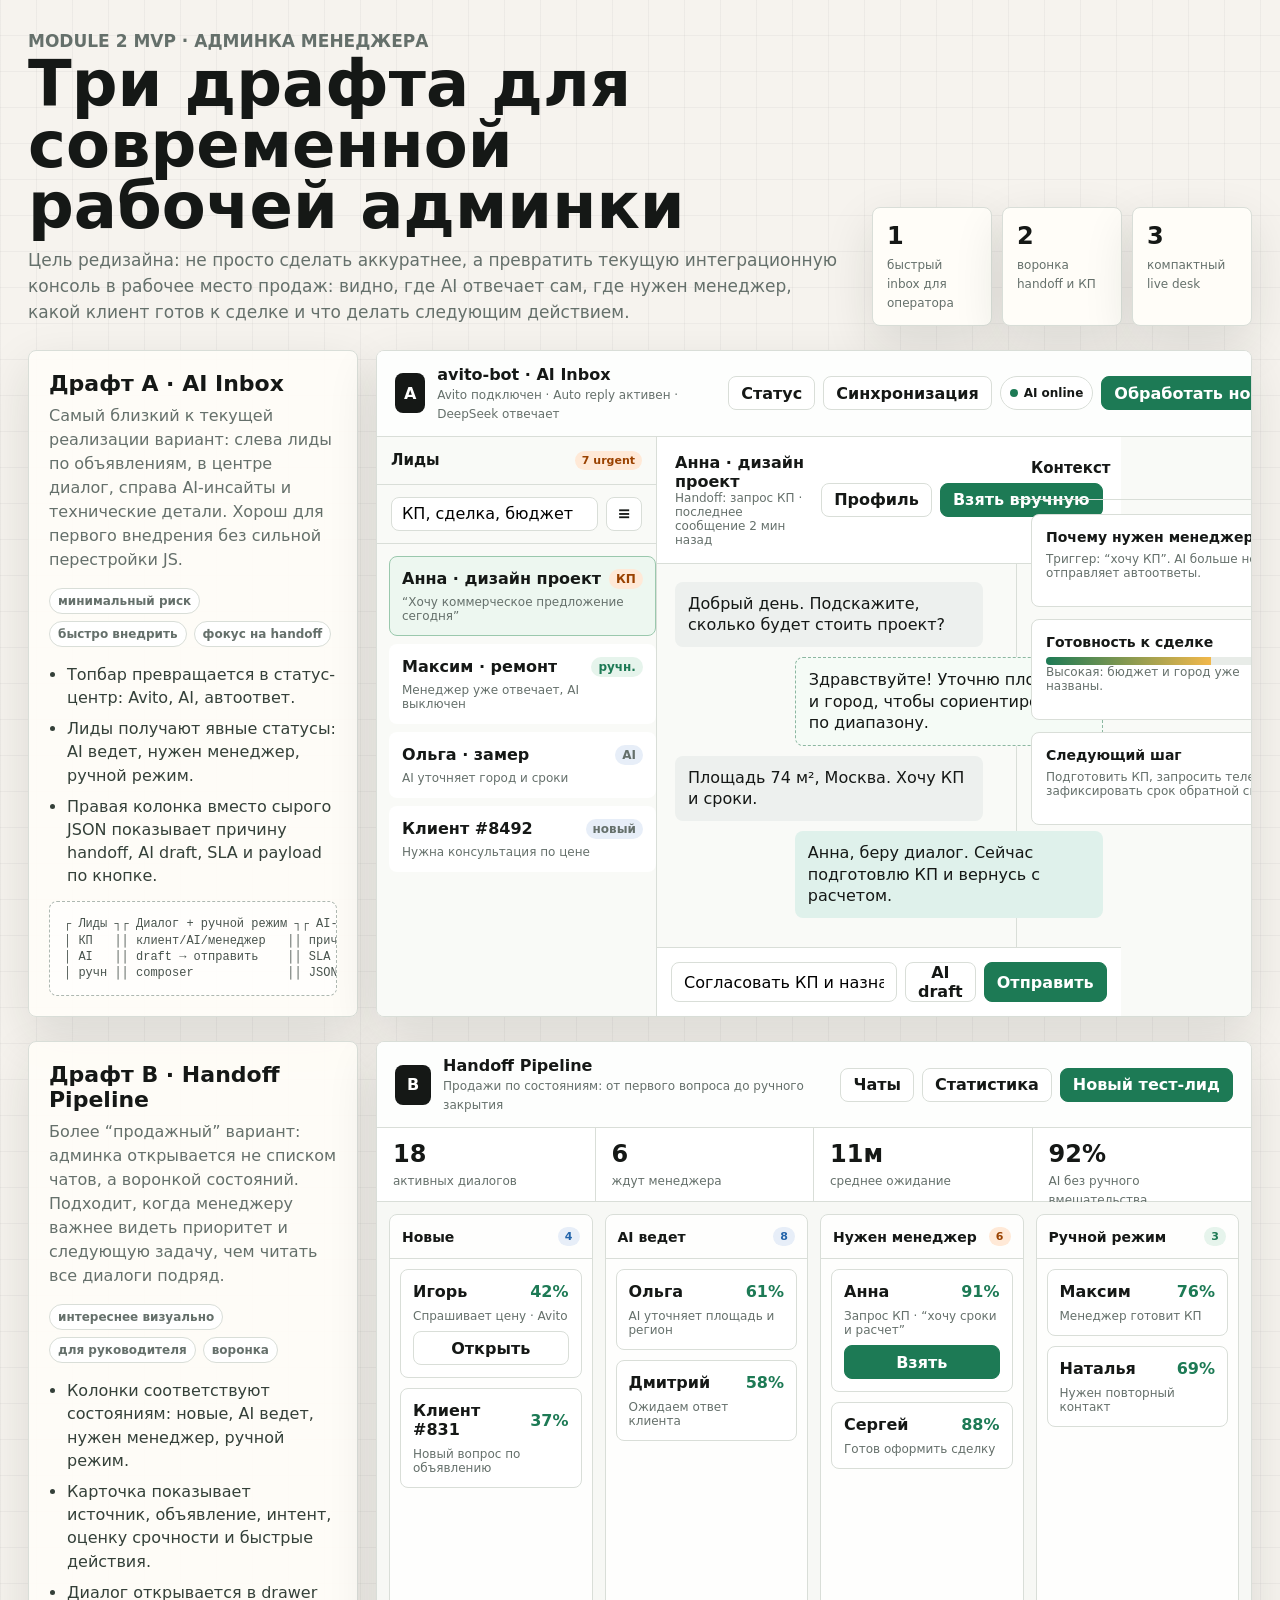
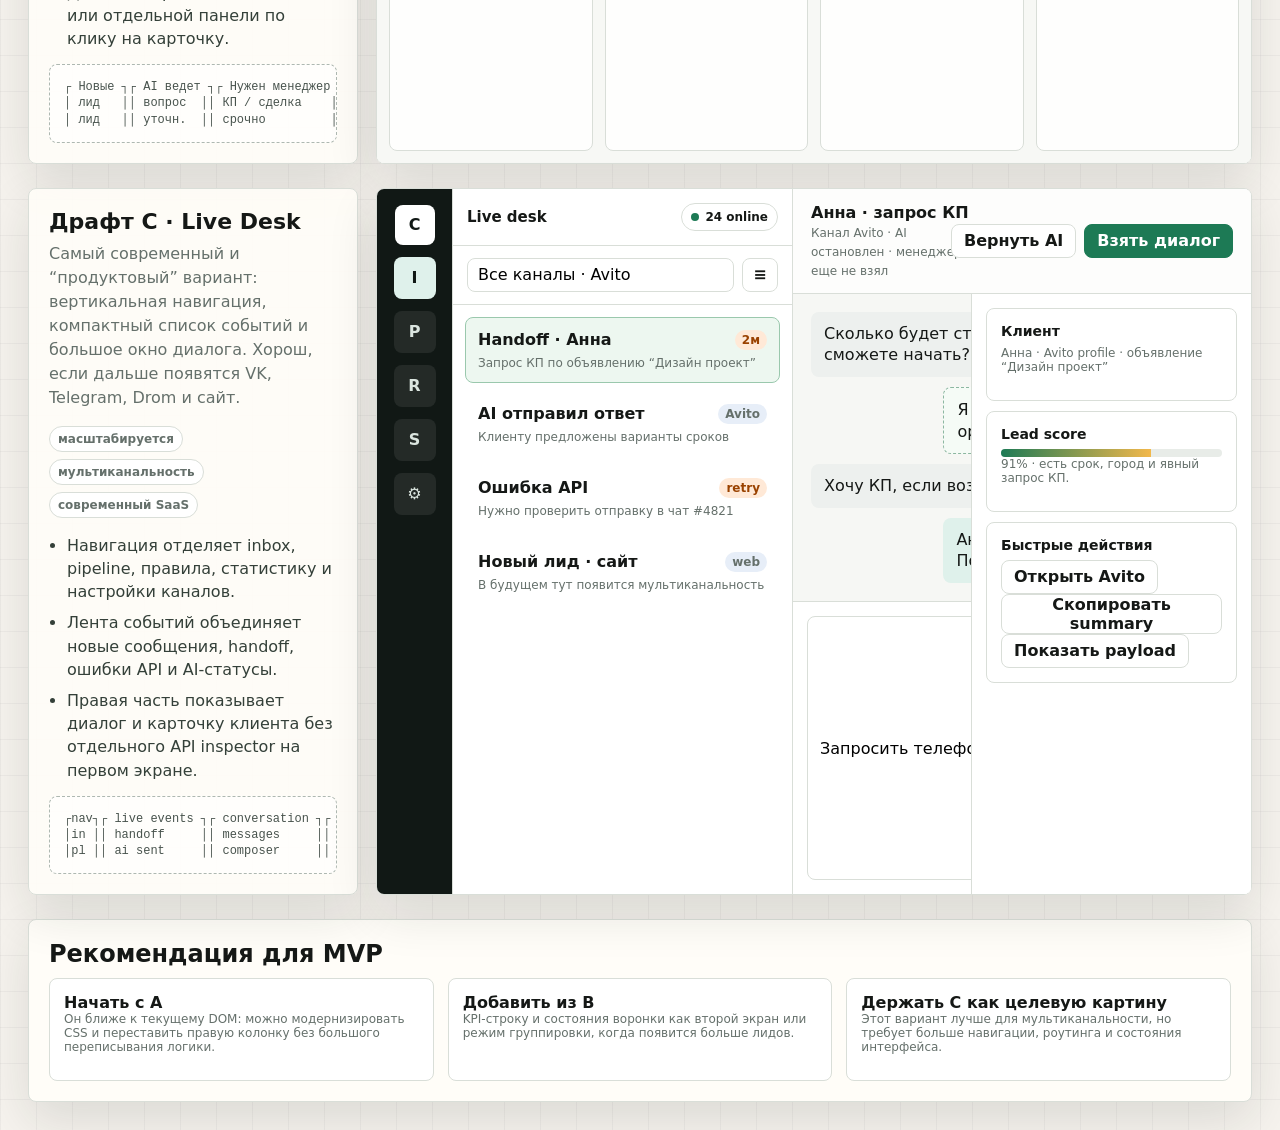
<file: docs/admin-ui-drafts.html>
<!doctype html>
<html lang="ru">
  <head>
    <meta charset="utf-8" />
    <meta name="viewport" content="width=device-width, initial-scale=1" />
    <title>avito-bot admin UI drafts</title>
    <style>
      :root {
        color-scheme: light;
        --bg: #f6f3ee;
        --ink: #151816;
        --muted: #65706b;
        --line: #d9ded8;
        --paper: #fffdf8;
        --soft: #eef4ef;
        --green: #1d7a55;
        --blue: #2364aa;
        --red: #c4473d;
        --yellow: #f2b84b;
        --violet: #6a5acd;
        --shadow: 0 18px 50px rgba(24, 30, 27, 0.12);
      }

      * {
        box-sizing: border-box;
      }

      body {
        margin: 0;
        min-width: 320px;
        background:
          linear-gradient(90deg, rgba(21, 24, 22, 0.04) 1px, transparent 1px),
          linear-gradient(0deg, rgba(21, 24, 22, 0.04) 1px, transparent 1px),
          var(--bg);
        background-size: 36px 36px;
        color: var(--ink);
        font-family:
          Inter, ui-sans-serif, system-ui, -apple-system, BlinkMacSystemFont,
          "Segoe UI", sans-serif;
      }

      button,
      input {
        font: inherit;
      }

      .page {
        width: min(1440px, 100%);
        margin: 0 auto;
        padding: 28px;
      }

      .hero {
        display: grid;
        grid-template-columns: minmax(0, 1fr) auto;
        align-items: end;
        gap: 28px;
        margin-bottom: 24px;
      }

      .eyebrow {
        margin: 0 0 8px;
        color: var(--green);
        font-size: 13px;
        font-weight: 800;
        text-transform: uppercase;
      }

      h1,
      h2,
      h3,
      p {
        margin-top: 0;
      }

      h1 {
        max-width: 820px;
        margin-bottom: 10px;
        font-size: clamp(34px, 5vw, 72px);
        line-height: 0.95;
        letter-spacing: 0;
      }

      .hero p {
        max-width: 820px;
        margin-bottom: 0;
        color: var(--muted);
        font-size: 17px;
        line-height: 1.55;
      }

      .hero-metrics {
        display: grid;
        grid-template-columns: repeat(3, 120px);
        gap: 10px;
      }

      .metric {
        min-height: 86px;
        padding: 14px;
        border: 1px solid var(--line);
        border-radius: 8px;
        background: var(--paper);
        box-shadow: var(--shadow);
      }

      .metric strong {
        display: block;
        margin-bottom: 4px;
        font-size: 24px;
      }

      .metric span {
        color: var(--muted);
        font-size: 12px;
        line-height: 1.25;
      }

      .board {
        display: grid;
        gap: 24px;
      }

      .draft {
        display: grid;
        grid-template-columns: 330px minmax(0, 1fr);
        gap: 18px;
        align-items: stretch;
      }

      .brief,
      .mock {
        border: 1px solid var(--line);
        border-radius: 8px;
        background: rgba(255, 253, 248, 0.92);
        box-shadow: var(--shadow);
      }

      .brief {
        padding: 20px;
      }

      .brief h2 {
        margin-bottom: 8px;
        font-size: 22px;
      }

      .brief p {
        color: var(--muted);
        line-height: 1.5;
      }

      .tags {
        display: flex;
        flex-wrap: wrap;
        gap: 7px;
        margin: 16px 0;
      }

      .tag {
        padding: 5px 8px;
        border: 1px solid var(--line);
        border-radius: 999px;
        background: #ffffff;
        color: var(--muted);
        font-size: 12px;
        font-weight: 700;
      }

      .brief ul {
        display: grid;
        gap: 8px;
        margin: 0;
        padding-left: 18px;
        color: #344039;
        line-height: 1.45;
      }

      .mock {
        min-height: 590px;
        overflow: hidden;
      }

      .shell {
        height: 100%;
        min-height: 590px;
        display: grid;
        background: #f9faf7;
      }

      .top {
        display: grid;
        grid-template-columns: minmax(0, 1fr) auto;
        align-items: center;
        gap: 14px;
        min-height: 70px;
        padding: 14px 18px;
        border-bottom: 1px solid var(--line);
        background: rgba(255, 255, 255, 0.78);
      }

      .brand {
        display: flex;
        align-items: center;
        gap: 12px;
        min-width: 0;
      }

      .mark {
        width: 40px;
        height: 40px;
        display: grid;
        place-items: center;
        border-radius: 8px;
        background: var(--ink);
        color: #fff;
        font-weight: 900;
      }

      .brand strong,
      .row strong {
        display: block;
        overflow: hidden;
        text-overflow: ellipsis;
        white-space: nowrap;
      }

      .brand span,
      .row span,
      .tiny {
        color: var(--muted);
        font-size: 12px;
      }

      .actions {
        display: flex;
        flex-wrap: wrap;
        justify-content: flex-end;
        gap: 8px;
      }

      .icon-btn,
      .primary,
      .ghost,
      .pill {
        min-height: 34px;
        border: 1px solid var(--line);
        border-radius: 8px;
        background: #fff;
        color: var(--ink);
        font-weight: 800;
      }

      .icon-btn {
        width: 36px;
        padding: 0;
      }

      .primary {
        padding: 0 12px;
        border-color: var(--green);
        background: var(--green);
        color: #fff;
      }

      .ghost {
        padding: 0 12px;
      }

      .pill {
        display: inline-flex;
        align-items: center;
        gap: 6px;
        min-height: 28px;
        padding: 0 9px;
        border-radius: 999px;
        font-size: 12px;
      }

      .dot {
        width: 8px;
        height: 8px;
        border-radius: 50%;
        background: var(--green);
      }

      .layout-a {
        grid-template-rows: auto 1fr;
      }

      .grid-a {
        display: grid;
        grid-template-columns: 280px minmax(360px, 1fr) 300px;
        min-height: 0;
      }

      .rail,
      .center,
      .side {
        min-width: 0;
        min-height: 0;
        border-right: 1px solid var(--line);
      }

      .side {
        border-right: 0;
      }

      .section-head {
        display: flex;
        align-items: center;
        justify-content: space-between;
        gap: 10px;
        padding: 14px;
        border-bottom: 1px solid var(--line);
      }

      .section-head h3 {
        margin: 0;
        font-size: 15px;
      }

      .filter {
        display: grid;
        grid-template-columns: 1fr auto;
        gap: 8px;
        padding: 12px 14px;
        border-bottom: 1px solid var(--line);
      }

      .filter input {
        width: 100%;
        min-height: 34px;
        border: 1px solid var(--line);
        border-radius: 8px;
        padding: 0 10px;
        background: #fff;
      }

      .lead-list {
        display: grid;
        gap: 8px;
        padding: 12px;
      }

      .row {
        display: grid;
        gap: 6px;
        padding: 12px;
        border: 1px solid transparent;
        border-radius: 8px;
        background: #fff;
      }

      .row.active {
        border-color: #9ac8ad;
        background: #edf7f0;
      }

      .row-top {
        display: flex;
        align-items: center;
        justify-content: space-between;
        gap: 8px;
      }

      .badge {
        flex: 0 0 auto;
        padding: 3px 7px;
        border-radius: 999px;
        background: #e7eef8;
        color: var(--blue);
        font-size: 11px;
        font-weight: 900;
      }

      .badge.hot {
        background: #ffe9d7;
        color: #9a4200;
      }

      .badge.manual {
        background: #e6f4ec;
        color: var(--green);
      }

      .chat {
        display: grid;
        grid-template-rows: auto 1fr auto;
        min-height: 100%;
      }

      .chat-head {
        display: grid;
        grid-template-columns: minmax(0, 1fr) auto;
        align-items: center;
        gap: 12px;
        padding: 16px 18px;
        border-bottom: 1px solid var(--line);
        background: #fff;
      }

      .timeline {
        display: grid;
        align-content: start;
        gap: 10px;
        padding: 18px;
        overflow: hidden;
      }

      .bubble {
        max-width: 72%;
        padding: 11px 13px;
        border-radius: 8px;
        background: #edf0ee;
        line-height: 1.35;
      }

      .bubble.out {
        justify-self: end;
        background: #dff1eb;
      }

      .bubble.ai {
        border: 1px dashed #8cb7a1;
        background: #f5fbf6;
      }

      .composer {
        display: grid;
        grid-template-columns: 1fr auto auto;
        gap: 8px;
        padding: 14px;
        border-top: 1px solid var(--line);
        background: #fff;
      }

      .composer input {
        min-height: 38px;
        border: 1px solid var(--line);
        border-radius: 8px;
        padding: 0 12px;
      }

      .stack {
        display: grid;
        gap: 12px;
        padding: 14px;
      }

      .insight {
        padding: 14px;
        border: 1px solid var(--line);
        border-radius: 8px;
        background: #fff;
      }

      .insight h3 {
        margin-bottom: 7px;
        font-size: 14px;
      }

      .progress {
        height: 8px;
        overflow: hidden;
        border-radius: 999px;
        background: #e8ece8;
      }

      .progress i {
        display: block;
        width: 68%;
        height: 100%;
        background: linear-gradient(90deg, var(--green), var(--yellow));
      }

      .layout-b {
        grid-template-rows: auto 74px 1fr;
      }

      .kpi-strip {
        display: grid;
        grid-template-columns: repeat(4, minmax(0, 1fr));
        border-bottom: 1px solid var(--line);
        background: #fff;
      }

      .kpi {
        padding: 12px 16px;
        border-right: 1px solid var(--line);
      }

      .kpi:last-child {
        border-right: 0;
      }

      .kpi strong {
        display: block;
        margin-bottom: 2px;
        font-size: 24px;
      }

      .kanban {
        display: grid;
        grid-template-columns: repeat(4, minmax(160px, 1fr));
        gap: 12px;
        min-height: 0;
        padding: 12px;
        background: #f7f8f5;
      }

      .column {
        min-width: 0;
        overflow: hidden;
        border: 1px solid var(--line);
        border-radius: 8px;
        background: rgba(255, 255, 255, 0.86);
      }

      .column h3 {
        display: flex;
        align-items: center;
        justify-content: space-between;
        gap: 8px;
        margin: 0;
        padding: 12px;
        border-bottom: 1px solid var(--line);
        font-size: 14px;
      }

      .cards {
        display: grid;
        gap: 10px;
        padding: 10px;
      }

      .lead-card {
        display: grid;
        gap: 8px;
        padding: 12px;
        border: 1px solid var(--line);
        border-radius: 8px;
        background: #fff;
      }

      .score {
        display: flex;
        align-items: center;
        justify-content: space-between;
        gap: 8px;
      }

      .score b {
        color: var(--green);
      }

      .layout-c {
        grid-template-columns: 76px 340px minmax(380px, 1fr);
      }

      .navrail {
        display: grid;
        align-content: start;
        justify-items: center;
        gap: 12px;
        padding: 16px 10px;
        border-right: 1px solid var(--line);
        background: #111815;
      }

      .navrail .mark {
        background: #fff;
        color: #111815;
      }

      .navicon {
        width: 42px;
        height: 42px;
        display: grid;
        place-items: center;
        border-radius: 8px;
        color: #dbe5df;
        background: rgba(255, 255, 255, 0.08);
        font-weight: 900;
      }

      .navicon.active {
        background: #dff1eb;
        color: #111815;
      }

      .live-list {
        border-right: 1px solid var(--line);
        background: #fff;
      }

      .live-detail {
        display: grid;
        grid-template-rows: auto 1fr;
        min-width: 0;
        background: #f6f7f4;
      }

      .detail-grid {
        display: grid;
        grid-template-columns: minmax(0, 1fr) 280px;
        min-height: 0;
      }

      .mini-panel {
        display: grid;
        align-content: start;
        gap: 10px;
        padding: 14px;
        border-left: 1px solid var(--line);
        background: #fff;
      }

      .sketch {
        margin-top: 14px;
        padding: 14px;
        border: 1px dashed #aeb8b1;
        border-radius: 8px;
        background: rgba(255, 255, 255, 0.58);
        color: #48534d;
        font-family: "Cascadia Mono", Consolas, monospace;
        font-size: 12px;
        line-height: 1.35;
        white-space: pre;
        overflow: auto;
      }

      .notes {
        margin-top: 24px;
        padding: 20px;
        border: 1px solid var(--line);
        border-radius: 8px;
        background: var(--paper);
        box-shadow: var(--shadow);
      }

      .notes h2 {
        margin-bottom: 10px;
      }

      .notes-grid {
        display: grid;
        grid-template-columns: repeat(3, minmax(0, 1fr));
        gap: 14px;
      }

      .notes-grid div {
        padding: 14px;
        border: 1px solid var(--line);
        border-radius: 8px;
        background: #fff;
      }

      @media (max-width: 1180px) {
        .draft,
        .hero {
          grid-template-columns: 1fr;
        }

        .hero-metrics,
        .notes-grid {
          grid-template-columns: repeat(3, minmax(0, 1fr));
        }

        .grid-a,
        .layout-c,
        .detail-grid {
          grid-template-columns: 1fr;
        }

        .rail,
        .center,
        .live-list,
        .mini-panel {
          border-right: 0;
          border-left: 0;
        }

        .kanban {
          grid-template-columns: repeat(2, minmax(0, 1fr));
        }
      }

      @media (max-width: 760px) {
        .page {
          padding: 16px;
        }

        .hero-metrics,
        .notes-grid,
        .kpi-strip,
        .kanban {
          grid-template-columns: 1fr;
        }

        .top,
        .chat-head,
        .composer {
          grid-template-columns: 1fr;
        }

        .actions {
          justify-content: flex-start;
        }

        .bubble {
          max-width: 92%;
        }
      }
    </style>
  </head>
  <body>
    <main class="page">
      <section class="hero">
        <div>
          <p class="eyebrow">Module 2 MVP · админка менеджера</p>
          <h1>Три драфта для современной рабочей админки</h1>
          <p>
            Цель редизайна: не просто сделать аккуратнее, а превратить текущую
            интеграционную консоль в рабочее место продаж: видно, где AI
            отвечает сам, где нужен менеджер, какой клиент готов к сделке и что
            делать следующим действием.
          </p>
        </div>
        <div class="hero-metrics" aria-label="Фокус редизайна">
          <div class="metric"><strong>1</strong><span>быстрый inbox для оператора</span></div>
          <div class="metric"><strong>2</strong><span>воронка handoff и КП</span></div>
          <div class="metric"><strong>3</strong><span>компактный live desk</span></div>
        </div>
      </section>

      <section class="board">
        <article class="draft">
          <aside class="brief">
            <h2>Драфт A · AI Inbox</h2>
            <p>
              Самый близкий к текущей реализации вариант: слева лиды по
              объявлениям, в центре диалог, справа AI-инсайты и технические
              детали. Хорош для первого внедрения без сильной перестройки JS.
            </p>
            <div class="tags">
              <span class="tag">минимальный риск</span>
              <span class="tag">быстро внедрить</span>
              <span class="tag">фокус на handoff</span>
            </div>
            <ul>
              <li>Топбар превращается в статус-центр: Avito, AI, автоответ.</li>
              <li>Лиды получают явные статусы: AI ведет, нужен менеджер, ручной режим.</li>
              <li>Правая колонка вместо сырого JSON показывает причину handoff, AI draft, SLA и payload по кнопке.</li>
            </ul>
            <div class="sketch">┌ Лиды ┐┌ Диалог + ручной режим ┐┌ AI-инсайты ┐
│ КП   ││ клиент/AI/менеджер   ││ причина   │
│ AI   ││ draft → отправить    ││ SLA       │
│ ручн ││ composer             ││ JSON      │</div>
          </aside>
          <div class="mock">
            <div class="shell layout-a">
              <div class="top">
                <div class="brand">
                  <div class="mark">A</div>
                  <div>
                    <strong>avito-bot · AI Inbox</strong>
                    <span>Avito подключен · Auto reply активен · DeepSeek отвечает</span>
                  </div>
                </div>
                <div class="actions">
                  <button class="ghost">Статус</button>
                  <button class="ghost">Синхронизация</button>
                  <span class="pill"><i class="dot"></i> AI online</span>
                  <button class="primary">Обработать новые</button>
                </div>
              </div>
              <div class="grid-a">
                <aside class="rail">
                  <div class="section-head">
                    <h3>Лиды</h3>
                    <span class="badge hot">7 urgent</span>
                  </div>
                  <div class="filter">
                    <input value="КП, сделка, бюджет" aria-label="Фильтр лидов" />
                    <button class="icon-btn" aria-label="Фильтры">≡</button>
                  </div>
                  <div class="lead-list">
                    <div class="row active">
                      <div class="row-top"><strong>Анна · дизайн проект</strong><span class="badge hot">КП</span></div>
                      <span>“Хочу коммерческое предложение сегодня”</span>
                    </div>
                    <div class="row">
                      <div class="row-top"><strong>Максим · ремонт</strong><span class="badge manual">ручн.</span></div>
                      <span>Менеджер уже отвечает, AI выключен</span>
                    </div>
                    <div class="row">
                      <div class="row-top"><strong>Ольга · замер</strong><span class="badge">AI</span></div>
                      <span>AI уточняет город и сроки</span>
                    </div>
                    <div class="row">
                      <div class="row-top"><strong>Клиент #8492</strong><span class="badge">новый</span></div>
                      <span>Нужна консультация по цене</span>
                    </div>
                  </div>
                </aside>
                <section class="center chat">
                  <div class="chat-head">
                    <div>
                      <strong>Анна · дизайн проект</strong>
                      <div class="tiny">Handoff: запрос КП · последнее сообщение 2 мин назад</div>
                    </div>
                    <div class="actions">
                      <button class="ghost">Профиль</button>
                      <button class="primary">Взять вручную</button>
                    </div>
                  </div>
                  <div class="timeline">
                    <div class="bubble">Добрый день. Подскажите, сколько будет стоить проект?</div>
                    <div class="bubble out ai">Здравствуйте! Уточню площадь и город, чтобы сориентировать по диапазону.</div>
                    <div class="bubble">Площадь 74 м², Москва. Хочу КП и сроки.</div>
                    <div class="bubble out">Анна, беру диалог. Сейчас подготовлю КП и вернусь с расчетом.</div>
                  </div>
                  <div class="composer">
                    <input value="Согласовать КП и назначить звонок" aria-label="Сообщение" />
                    <button class="ghost">AI draft</button>
                    <button class="primary">Отправить</button>
                  </div>
                </section>
                <aside class="side">
                  <div class="section-head">
                    <h3>Контекст</h3>
                    <button class="icon-btn" aria-label="Payload">⌘</button>
                  </div>
                  <div class="stack">
                    <div class="insight">
                      <h3>Почему нужен менеджер</h3>
                      <p class="tiny">Триггер: “хочу КП”. AI больше не отправляет автоответы.</p>
                    </div>
                    <div class="insight">
                      <h3>Готовность к сделке</h3>
                      <div class="progress"><i></i></div>
                      <p class="tiny">Высокая: бюджет и город уже названы.</p>
                    </div>
                    <div class="insight">
                      <h3>Следующий шаг</h3>
                      <p class="tiny">Подготовить КП, запросить телефон, зафиксировать срок обратной связи.</p>
                    </div>
                  </div>
                </aside>
              </div>
            </div>
          </div>
        </article>

        <article class="draft">
          <aside class="brief">
            <h2>Драфт B · Handoff Pipeline</h2>
            <p>
              Более “продажный” вариант: админка открывается не списком чатов,
              а воронкой состояний. Подходит, когда менеджеру важнее видеть
              приоритет и следующую задачу, чем читать все диалоги подряд.
            </p>
            <div class="tags">
              <span class="tag">интереснее визуально</span>
              <span class="tag">для руководителя</span>
              <span class="tag">воронка</span>
            </div>
            <ul>
              <li>Колонки соответствуют состояниям: новые, AI ведет, нужен менеджер, ручной режим.</li>
              <li>Карточка показывает источник, объявление, интент, оценку срочности и быстрые действия.</li>
              <li>Диалог открывается в drawer или отдельной панели по клику на карточку.</li>
            </ul>
            <div class="sketch">┌ Новые ┐┌ AI ведет ┐┌ Нужен менеджер ┐┌ Ручной ┐
│ лид   ││ вопрос  ││ КП / сделка    ││ ответ │
│ лид   ││ уточн.  ││ срочно         ││ звонок│</div>
          </aside>
          <div class="mock">
            <div class="shell layout-b">
              <div class="top">
                <div class="brand">
                  <div class="mark">B</div>
                  <div>
                    <strong>Handoff Pipeline</strong>
                    <span>Продажи по состояниям: от первого вопроса до ручного закрытия</span>
                  </div>
                </div>
                <div class="actions">
                  <button class="ghost">Чаты</button>
                  <button class="ghost">Статистика</button>
                  <button class="primary">Новый тест-лид</button>
                </div>
              </div>
              <div class="kpi-strip">
                <div class="kpi"><strong>18</strong><span class="tiny">активных диалогов</span></div>
                <div class="kpi"><strong>6</strong><span class="tiny">ждут менеджера</span></div>
                <div class="kpi"><strong>11м</strong><span class="tiny">среднее ожидание</span></div>
                <div class="kpi"><strong>92%</strong><span class="tiny">AI без ручного вмешательства</span></div>
              </div>
              <div class="kanban">
                <section class="column">
                  <h3>Новые <span class="badge">4</span></h3>
                  <div class="cards">
                    <div class="lead-card">
                      <div class="score"><strong>Игорь</strong><b>42%</b></div>
                      <span class="tiny">Спрашивает цену · Avito</span>
                      <button class="ghost">Открыть</button>
                    </div>
                    <div class="lead-card">
                      <div class="score"><strong>Клиент #831</strong><b>37%</b></div>
                      <span class="tiny">Новый вопрос по объявлению</span>
                    </div>
                  </div>
                </section>
                <section class="column">
                  <h3>AI ведет <span class="badge">8</span></h3>
                  <div class="cards">
                    <div class="lead-card">
                      <div class="score"><strong>Ольга</strong><b>61%</b></div>
                      <span class="tiny">AI уточняет площадь и регион</span>
                    </div>
                    <div class="lead-card">
                      <div class="score"><strong>Дмитрий</strong><b>58%</b></div>
                      <span class="tiny">Ожидаем ответ клиента</span>
                    </div>
                  </div>
                </section>
                <section class="column">
                  <h3>Нужен менеджер <span class="badge hot">6</span></h3>
                  <div class="cards">
                    <div class="lead-card">
                      <div class="score"><strong>Анна</strong><b>91%</b></div>
                      <span class="tiny">Запрос КП · “хочу сроки и расчет”</span>
                      <button class="primary">Взять</button>
                    </div>
                    <div class="lead-card">
                      <div class="score"><strong>Сергей</strong><b>88%</b></div>
                      <span class="tiny">Готов оформить сделку</span>
                    </div>
                  </div>
                </section>
                <section class="column">
                  <h3>Ручной режим <span class="badge manual">3</span></h3>
                  <div class="cards">
                    <div class="lead-card">
                      <div class="score"><strong>Максим</strong><b>76%</b></div>
                      <span class="tiny">Менеджер готовит КП</span>
                    </div>
                    <div class="lead-card">
                      <div class="score"><strong>Наталья</strong><b>69%</b></div>
                      <span class="tiny">Нужен повторный контакт</span>
                    </div>
                  </div>
                </section>
              </div>
            </div>
          </div>
        </article>

        <article class="draft">
          <aside class="brief">
            <h2>Драфт C · Live Desk</h2>
            <p>
              Самый современный и “продуктовый” вариант: вертикальная навигация,
              компактный список событий и большое окно диалога. Хорош, если
              дальше появятся VK, Telegram, Drom и сайт.
            </p>
            <div class="tags">
              <span class="tag">масштабируется</span>
              <span class="tag">мультиканальность</span>
              <span class="tag">современный SaaS</span>
            </div>
            <ul>
              <li>Навигация отделяет inbox, pipeline, правила, статистику и настройки каналов.</li>
              <li>Лента событий объединяет новые сообщения, handoff, ошибки API и AI-статусы.</li>
              <li>Правая часть показывает диалог и карточку клиента без отдельного API inspector на первом экране.</li>
            </ul>
            <div class="sketch">┌nav┐┌ live events ┐┌ conversation ┐┌ profile/actions ┐
│in ││ handoff     ││ messages     ││ score           │
│pl ││ ai sent     ││ composer     ││ next action     │</div>
          </aside>
          <div class="mock">
            <div class="shell layout-c">
              <nav class="navrail" aria-label="Основная навигация">
                <div class="mark">C</div>
                <div class="navicon active">I</div>
                <div class="navicon">P</div>
                <div class="navicon">R</div>
                <div class="navicon">S</div>
                <div class="navicon">⚙</div>
              </nav>
              <aside class="live-list">
                <div class="section-head">
                  <h3>Live desk</h3>
                  <span class="pill"><i class="dot"></i> 24 online</span>
                </div>
                <div class="filter">
                  <input value="Все каналы · Avito" aria-label="Фильтр событий" />
                  <button class="icon-btn" aria-label="Фильтры">≡</button>
                </div>
                <div class="lead-list">
                  <div class="row active">
                    <div class="row-top"><strong>Handoff · Анна</strong><span class="badge hot">2м</span></div>
                    <span>Запрос КП по объявлению “Дизайн проект”</span>
                  </div>
                  <div class="row">
                    <div class="row-top"><strong>AI отправил ответ</strong><span class="badge">Avito</span></div>
                    <span>Клиенту предложены варианты сроков</span>
                  </div>
                  <div class="row">
                    <div class="row-top"><strong>Ошибка API</strong><span class="badge hot">retry</span></div>
                    <span>Нужно проверить отправку в чат #4821</span>
                  </div>
                  <div class="row">
                    <div class="row-top"><strong>Новый лид · сайт</strong><span class="badge">web</span></div>
                    <span>В будущем тут появится мультиканальность</span>
                  </div>
                </div>
              </aside>
              <section class="live-detail">
                <div class="top">
                  <div class="brand">
                    <div>
                      <strong>Анна · запрос КП</strong>
                      <span>Канал Avito · AI остановлен · менеджер еще не взял</span>
                    </div>
                  </div>
                  <div class="actions">
                    <button class="ghost">Вернуть AI</button>
                    <button class="primary">Взять диалог</button>
                  </div>
                </div>
                <div class="detail-grid">
                  <div class="chat">
                    <div class="timeline">
                      <div class="bubble">Сколько будет стоить и когда сможете начать?</div>
                      <div class="bubble out ai">Я уточню детали и подскажу ориентир.</div>
                      <div class="bubble">Хочу КП, если возможно сегодня.</div>
                      <div class="bubble out">Анна, да, подготовлю сегодня. Подскажите удобный способ связи.</div>
                    </div>
                    <div class="composer">
                      <input value="Запросить телефон и подтвердить срок КП" aria-label="Сообщение" />
                      <button class="ghost">Шаблоны</button>
                      <button class="primary">Отправить</button>
                    </div>
                  </div>
                  <aside class="mini-panel">
                    <div class="insight">
                      <h3>Клиент</h3>
                      <p class="tiny">Анна · Avito profile · объявление “Дизайн проект”</p>
                    </div>
                    <div class="insight">
                      <h3>Lead score</h3>
                      <div class="progress"><i></i></div>
                      <p class="tiny">91% · есть срок, город и явный запрос КП.</p>
                    </div>
                    <div class="insight">
                      <h3>Быстрые действия</h3>
                      <button class="ghost">Открыть Avito</button>
                      <button class="ghost">Скопировать summary</button>
                      <button class="ghost">Показать payload</button>
                    </div>
                  </aside>
                </div>
              </section>
            </div>
          </div>
        </article>
      </section>

      <section class="notes">
        <h2>Рекомендация для MVP</h2>
        <div class="notes-grid">
          <div>
            <strong>Начать с A</strong>
            <p class="tiny">
              Он ближе к текущему DOM: можно модернизировать CSS и переставить
              правую колонку без большого переписывания логики.
            </p>
          </div>
          <div>
            <strong>Добавить из B</strong>
            <p class="tiny">
              KPI-строку и состояния воронки как второй экран или режим
              группировки, когда появится больше лидов.
            </p>
          </div>
          <div>
            <strong>Держать C как целевую картину</strong>
            <p class="tiny">
              Этот вариант лучше для мультиканальности, но требует больше
              навигации, роутинга и состояния интерфейса.
            </p>
          </div>
        </div>
      </section>
    </main>
  </body>
</html>
</file>
